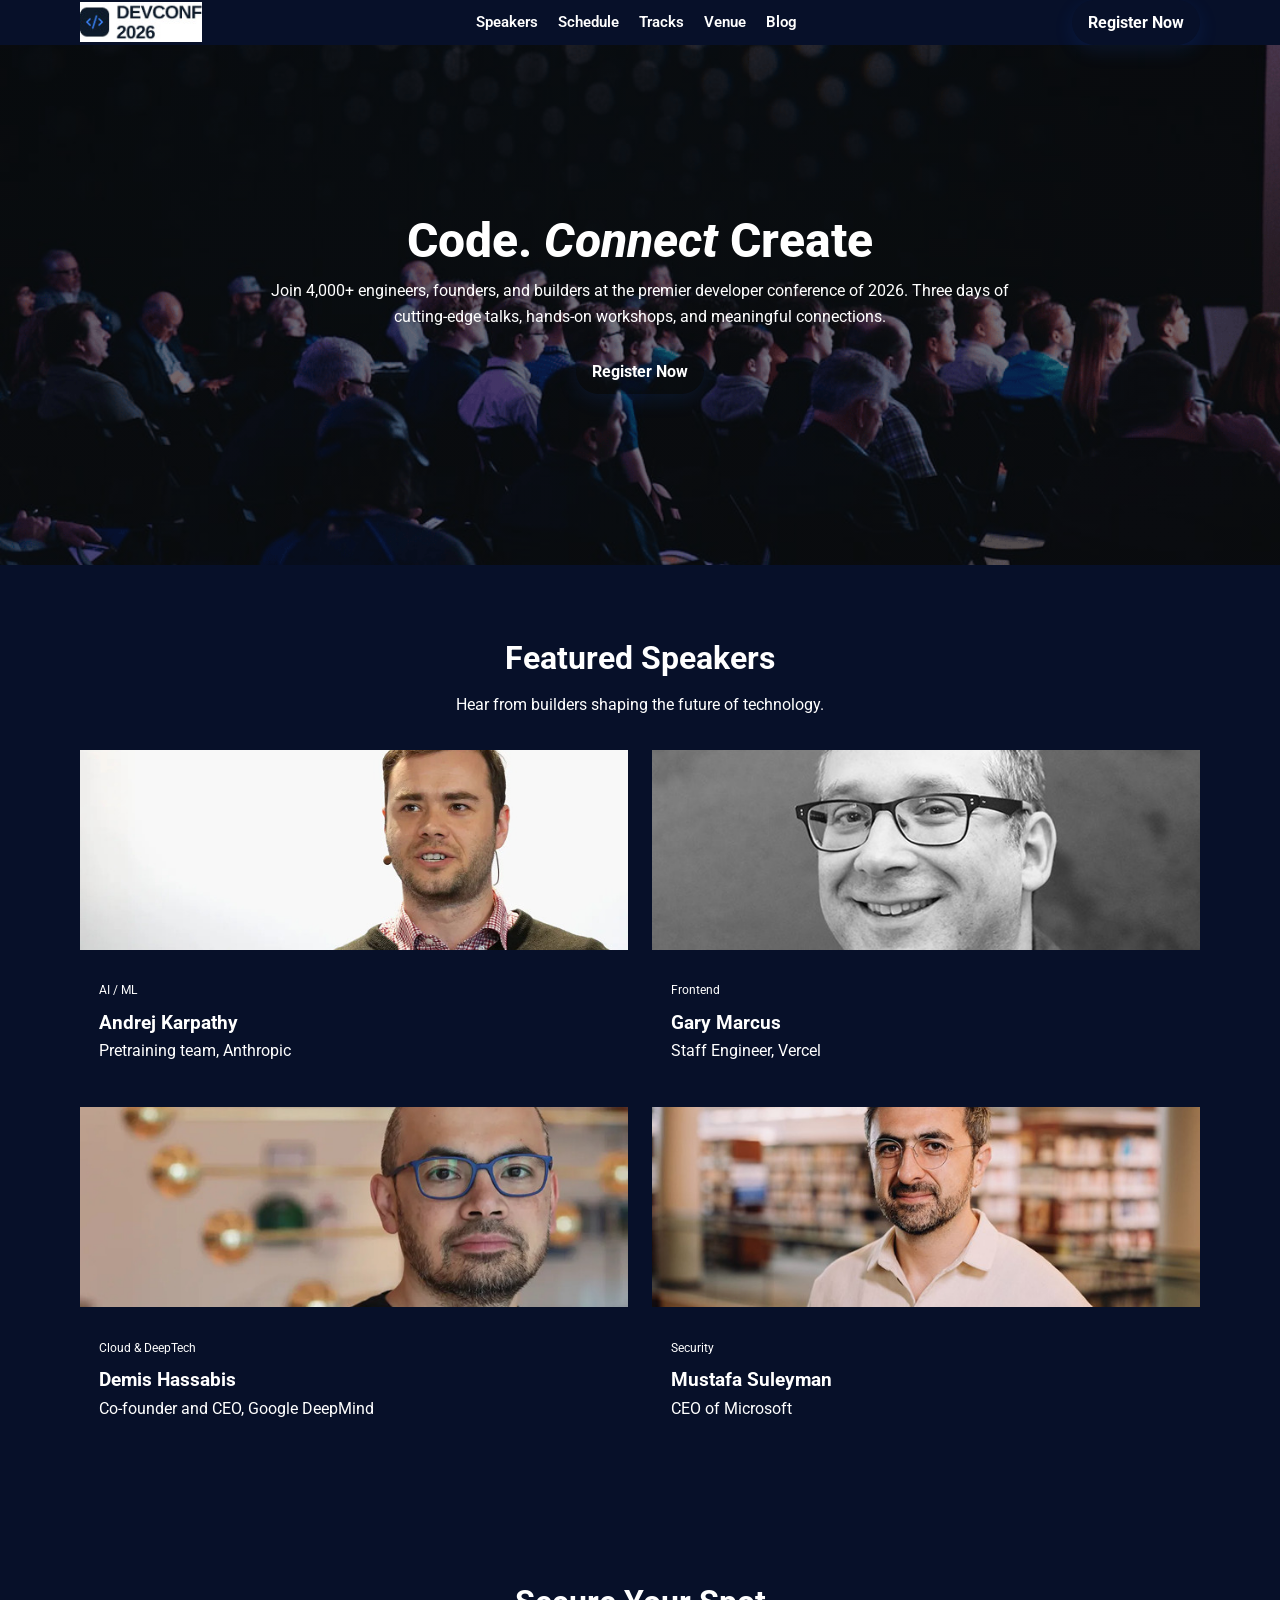
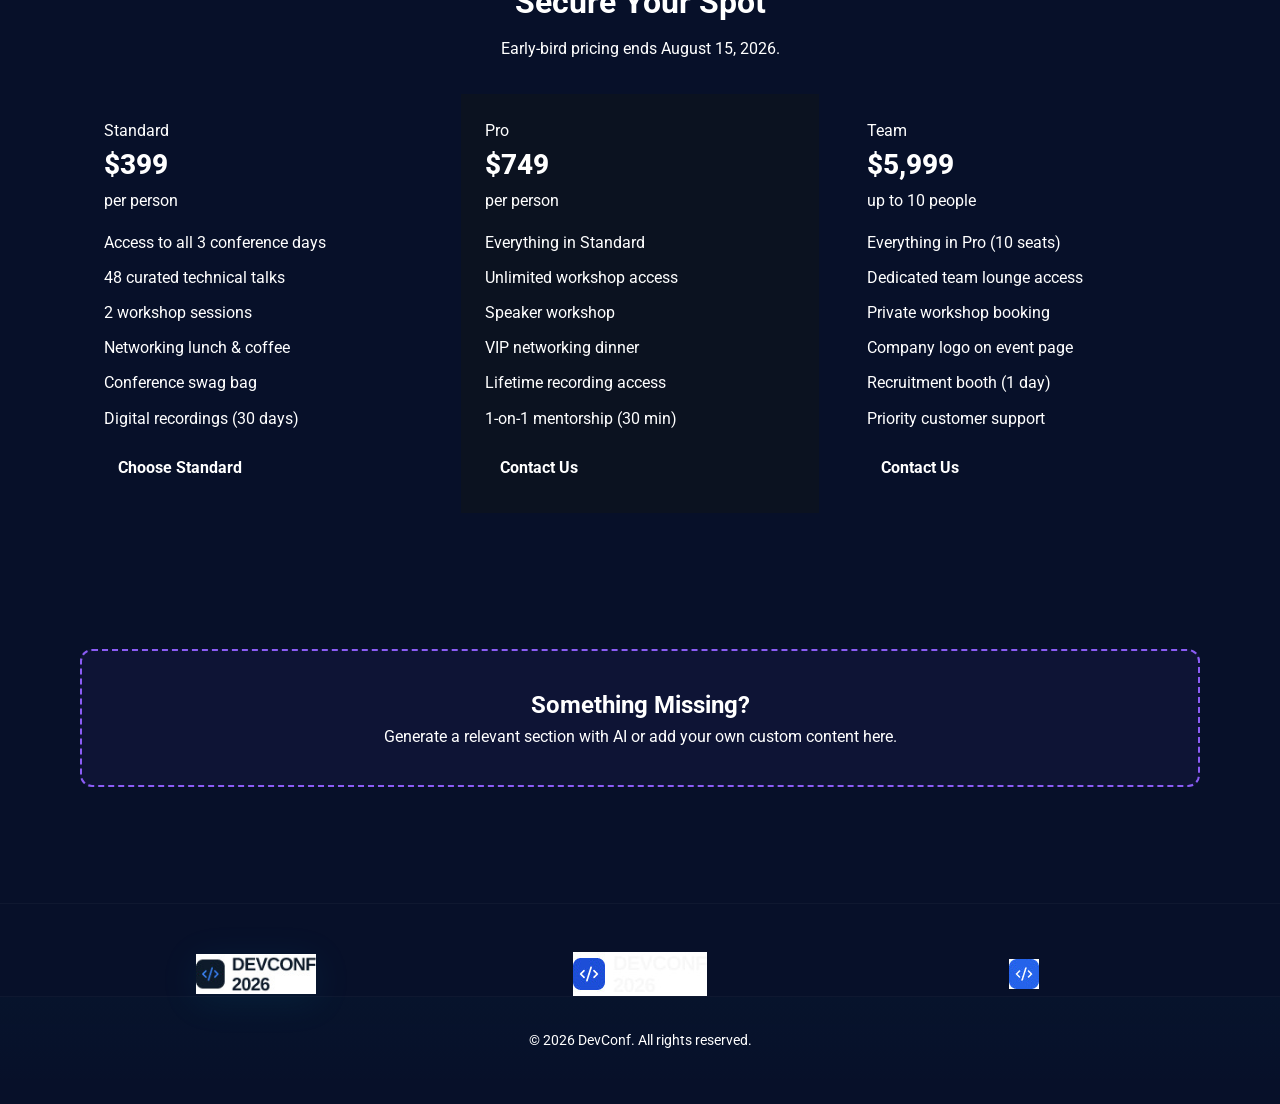
<file: index.html>
<!DOCTYPE html>
<html lang="en">
<head>
    <meta charset="UTF-8">
    <meta name="viewport" content="width=device-width, initial-scale=1.0">
    <title> | Code. Connect. Create.</title>
    <link rel="stylesheet" href="style.css">
    <link href="https://fonts.googleapis.com/css2?family=Roboto:wght@400;700&display=swap" rel="stylesheet">
</head>
<body>
    <header class="navbar">
        <div class="container nav-container">
            <div class="logo">
                <img src="images/logo.jpg" alt="DevConf Logo" class="logo-img">
            </div>
            <nav class="nav-links">
                <a href="#speakers">Speakers</a>
                <a href="#schedule">Schedule</a>
                <a href="#tracks">Tracks</a>
                <a href="#venue">Venue</a>
                <a href="#blog">Blog</a>
            </nav>
            <a href="#register" class="btn btn-primary">Register Now</a>
        </div>
    </header>

    <main>
        <section class="hero" style="background-image: url('images/banner.png'); background-size: cover; background-position: center;">
            <div class="hero-overlay"></div>
            <div class="container hero-content">
                <h1>Code. <em>Connect</em> Create</h1>
                <p>Join 4,000+ engineers, founders, and builders at the premier developer conference of 2026. Three days of cutting-edge talks, hands-on workshops, and meaningful connections.</p>
                <a href="#register" class="btn btn-primary btn-large">Register Now</a>
            </div>
        </section>

        <section id="speakers" class="speakers section-padding container">
            <h2 class="section-title">Featured Speakers</h2>
            <p class="section-subtitle">Hear from builders shaping the future of technology.</p>

            <div class="card-grid">
                <article class="card speaker-card">
                    <img src="images/andrej.jpg" alt="Andrej Karpathy">
                    <div class="card-content">
                        <span class="tag">AI / ML</span>
                        <h3>Andrej Karpathy</h3>
                        <p>Pretraining team, Anthropic</p>
                    </div>
                </article>

                <article class="card speaker-card">
                    <img src="images/gary - Copy.jpg" alt="Gary Marcus">
                    <div class="card-content">
                        <span class="tag">Frontend</span>
                        <h3>Gary Marcus</h3>
                        <p>Staff Engineer, Vercel</p>
                    </div>
                </article>

                <article class="card speaker-card">
                    <img src="images/demis.jpg" alt="Demis Hassabis">
                    <div class="card-content">
                        <span class="tag">Cloud & DeepTech</span>
                        <h3>Demis Hassabis</h3>
                        <p>Co-founder and CEO, Google DeepMind</p>
                    </div>
                </article>

                <article class="card speaker-card">
                    <img src="images/mustafa - Copy (2).jpg" alt="Mustafa Suleyman">
                    <div class="card-content">
                        <span class="tag">Security</span>
                        <h3>Mustafa Suleyman</h3>
                        <p>CEO of Microsoft</p>
                    </div>
                </article>
            </div>
        </section>

        <section id="pricing" class="pricing section-padding container">
            <h2 class="section-title">Secure Your Spot</h2>
            <p class="section-subtitle">Early-bird pricing ends August 15, 2026.</p>

            <div class="pricing-grid">
                <article class="card pricing-card">
                    <div class="tier-header">
                        <span class="tier-name">Standard</span>
                        <div class="price">$399</div>
                        <span class="per-person">per person</span>
                    </div>

                    <ul class="features">
                        <li>Access to all 3 conference days</li>
                        <li>48 curated technical talks</li>
                        <li>2 workshop sessions</li>
                        <li>Networking lunch & coffee</li>
                        <li>Conference swag bag</li>
                        <li>Digital recordings (30 days)</li>
                    </ul>
                    <a href="#" class="btn btn-outline">Choose Standard</a>
                </article>

                <article class="card pricing-card pro-tier">
                    <div class="tier-header">
                        <span class="tier-name">Pro</span>
                        <div class="price">$749</div>
                        <span class="per-person">per person</span>
                    </div>
                    <ul class="features">
                        <li>Everything in Standard</li>
                        <li>Unlimited workshop access</li>
                        <li>Speaker workshop</li>
                        <li>VIP networking dinner</li>
                        <li>Lifetime recording access</li>
                        <li>1-on-1 mentorship (30 min)</li>
                    </ul>
                    <a href="#" class="btn btn-outline">Contact Us</a>
                </article>

                <article class="card pricing-card">
                    <div class="tier-header">
                        <span class="tier-name">Team</span>
                        <div class="price">$5,999</div>
                        <span class="per-person">up to 10 people</span>
                    </div>

                    <ul class="features">
                        <li>Everything in Pro (10 seats)</li>
                        <li>Dedicated team lounge access</li>
                        <li>Private workshop booking</li>
                        <li>Company logo on event page</li>
                        <li>Recruitment booth (1 day)</li>
                        <li>Priority customer support</li>
                    </ul>
                    <a href="#" class="btn btn-outline">Contact Us</a>
                </article>
            </div>
        </section>

        <section id="register" class="ai-placeholder container section-padding">
            <div class="ai-box">
                <h2>Something Missing?</h2>
                <p>Generate a relevant section with AI or add your own custom content here.</p>
            </div>
        </section>
    </main>

    <footer class="footer">
        <div class="container footer-content">
            <div class="footer-section">
                <img src="images/logo.jpg" alt="DevConf Logo" class="footer-logo">
            </div>
            <div class="footer-section">
                <img src="images/footer-logo.jpg" alt="Footer Logo" class="footer-logo-large">
            </div>
            <div class="footer-section">
                <img src="images/logo-mini.jpg" alt="Mini Logo" class="footer-logo-mini">
            </div>
        </div>
        <div class="footer-bottom">
            <p>&copy; 2026 DevConf. All rights reserved.</p>
        </div>
    </footer>
</body>
</html>
</file>
<file: style.css>
:root {
  --bg: #071029;
  --surface: rgba(17, 24, 39, 0.75);
  :root {
    --bg: #ffffff;
    --container: #ffffff;
    --text: #ffffff; /* primary site text set to white */
    --muted: #6b7280;
    --accent: #2563eb; /* blue */
    --accent-2: #0ea5a4;
    --card: #ffffff;
    --card-border: rgba(15, 23, 42, 0.06);
    --shadow: 0 10px 30px rgba(16,24,40,0.08);
    --radius: 12px;
  }

  * {
    box-sizing: border-box;
    margin: 0;
    padding: 0;
  }

  body {
    font-family: 'Roboto', sans-serif;
    background: var(--bg);
    color: var(--text);
    line-height: 1.6;
  }

  .container {
    width: min(1120px, 92%);
    margin: 0 auto;
  }

  .navbar {
    background: var(--container);
    position: sticky;
    top: 0;
    z-index: 50;
    border-bottom: 1px solid var(--card-border);
  }

  .nav-container {
    display: grid;
    grid-template-columns: auto 1fr auto;
    align-items: center;
    gap: 1rem;
  }

  .logo {
    display: flex;
    align-items: center;
  }

  .logo-img {
    max-height: 40px;
    width: auto;
  }

  .nav-links {
    display: flex;
    justify-content: center;
    gap: 1.25rem;
  }

  .nav-links a {
    color: var(--muted);
    text-decoration: none;
    font-weight: 600;
    font-size: 0.95rem;
  }

  .nav-links a:hover {
    color: var(--text);
  }

  .btn {
    display: inline-block;
    padding: 0.5rem 0.9rem;
    border-radius: 999px;
    text-decoration: none;
    font-weight: 700;
  }

  .btn-primary {
    background: var(--accent);
    color: #fff;
    padding: 0.6rem 1rem;
    box-shadow: 0 6px 20px rgba(37,99,235,0.12);
  }

  .btn-outline {
    background: transparent;
    border: 1px solid var(--card-border);
    color: var(--muted);
  }

  .hero {
    min-height: 520px;
    display: flex;
    align-items: center;
    position: relative;
    background-size: cover;
    background-position: center;
  }

  .hero-overlay {
    position: absolute;
    inset: 0;
    background: linear-gradient(180deg, rgba(7,10,14,0.6), rgba(7,10,14,0.5));
  }

  .hero-content {
    position: relative;
    max-width: 900px;
    margin: 0 auto;
    text-align: center;
    color: #fff;
  }

  .hero h1 {
    font-size: 48px;
    line-height: 1.05;
    margin-bottom: 0.75rem;
    font-weight: 800;
  }

  .hero h1 em { font-style: italic; }

  .hero p {
    max-width: 740px;
    margin: 0 auto 1.25rem;
    color: rgba(255,255,255,0.9);
  }

  .section-padding {
    padding: 4.25rem 0;
  }

  .section-title {
    text-align: center;
    font-size: 32px;
    margin-bottom: 0.5rem;
  }

  .section-subtitle {
    text-align: center;
    color: var(--muted);
    margin-bottom: 2rem;
  }

  .card-grid,
  .pricing-grid {
    display: grid;
    gap: 1.5rem;
    grid-template-columns: repeat(2, 1fr);
  }

  .card {
    background: var(--card);
    border: 1px solid var(--card-border);
    border-radius: var(--radius);
    overflow: hidden;
    box-shadow: var(--shadow);
  }

  .speaker-card img { width:100%; height:200px; object-fit:cover }

  .card-content { padding: 1.2rem }

  .tag { display:inline-block; color: var(--accent); font-size:0.75rem; margin-bottom:0.5rem }

  .pricing-grid { grid-template-columns: repeat(3, 1fr); align-items:start }

  .pricing-card { padding:1.5rem; background:var(--card); border-radius:var(--radius); border:1px solid var(--card-border) }

  .pricing-card.pro-tier { background: #0b1220; color:#fff; border-color: rgba(255,255,255,0.06) }

  .pricing-card .price { font-size:28px; font-weight:800 }

  .ai-placeholder .ai-box {
    border: 2px dashed #8b5cf6;
    background: rgba(139,92,246,0.06);
    color: #7c3aed;
    padding: 2.2rem;
    border-radius: 12px;
    text-align:center;
  }

  .footer { background: transparent; padding:3rem 0 1rem }

  .footer-content { display:grid; grid-template-columns: repeat(3,1fr); gap:2rem; align-items:center; justify-items:center }

  .footer-logo { max-width:120px }

  .footer-bottom { text-align:center; padding-top:2rem; color:var(--muted); font-size:0.9rem }

  @media (max-width:900px){
    .card-grid{ grid-template-columns: 1fr }
    .pricing-grid{ grid-template-columns: 1fr }
    .nav-container{ grid-template-columns: 1fr }
    .nav-links{ justify-content: center }
  }
}

.card {
  background: linear-gradient(180deg, rgba(255,255,255,0.02), rgba(255,255,255,0.01));
  border: 1px solid rgba(255,255,255,0.03);
  border-radius: var(--radius);
  overflow: hidden;
  transition: transform 0.22s ease, border-color 0.22s ease, box-shadow 0.22s ease;
}

.card:hover {
  transform: translateY(-6px) scale(1.01);
  border-color: rgba(6,182,212,0.6);
  box-shadow: 0 18px 40px rgba(2, 6, 23, 0.6);
}

/* third/fourth subtle tweak: image and card focus animations */
.card img,
.speaker-card img {
  transition: transform 0.45s cubic-bezier(.2,.9,.3,1), filter 0.35s ease;
}

.card:hover img,
.speaker-card img:hover {
  transform: scale(1.03);
  filter: saturate(1.06) contrast(1.02);
}

.card:focus-within {
  transform: translateY(-6px) scale(1.01);
  box-shadow: 0 22px 48px rgba(6,182,212,0.12);
  border-color: rgba(6,182,212,0.32);
}

.speaker-card img {
  width: 100%;
  height: 200px;
  object-fit: cover;
}

.card-content {
  padding: 1.25rem;
}

.tag {
  display: inline-block;
  color: var(--text);
  font-size: 0.85rem;
  margin-bottom: 0.5rem;
}

.pricing-card {
  padding: 1.5rem;
}

.tier-header {
  margin-bottom: 1rem;
}

.price {
  font-size: 2rem;
  font-weight: 700;
  color: var(--text);
}

.features {
  list-style: none;
  margin-bottom: 1rem;
}

.features li {
  margin-bottom: 0.6rem;
  color: var(--text);
}

.pro-tier {
  border: 1px solid rgba(245,158,11,0.12);
  box-shadow: 0 6px 18px rgba(245,158,11,0.06);
}

.ai-box {
  background: linear-gradient(90deg, rgba(29,78,216,0.9), rgba(124,58,237,0.9));
  padding: 2rem;
  border-radius: 12px;
}

.footer {
  background: linear-gradient(180deg, rgba(2,6,23,0.4), rgba(2,6,23,0.6));
  border-top: 1px solid rgba(255,255,255,0.03);
  padding: 3rem 0 1rem;
  margin-top: 3rem;
}

.footer-content {
  display: grid;
  grid-template-columns: repeat(auto-fit, minmax(150px, 1fr));
  gap: 2rem;
  margin-bottom: 2rem;
  align-items: center;
  justify-items: center;
}

.footer-section {
  display: flex;
  justify-content: center;
}

.footer-logo {
  max-width: 120px;
  height: auto;
}

.footer-logo {
  filter: drop-shadow(0 6px 18px rgba(6,182,212,0.08));
  transition: transform 0.22s ease, filter 0.22s ease;
}

.footer-logo:hover {
  transform: translateY(-6px) scale(1.02);
  filter: drop-shadow(0 14px 30px rgba(6,182,212,0.14));
}

.footer-logo-large {
  max-width: 150px;
  height: auto;
}

.footer-logo-mini {
  max-width: 80px;
  height: auto;
}

.footer-bottom {
  text-align: center;
  padding-top: 2rem;
  border-top: 1px solid rgba(255,255,255,0.03);
  color: var(--text);
  font-size: 0.9rem;
  background: linear-gradient(180deg, rgba(6,182,212,0.02), transparent);
  padding: 1.25rem 0 2.25rem;
}

/* Make all visible text white, except the AI placeholder box which keeps its accent color */
body, body * {
  color: #ffffff !important;
}

.ai-box, .ai-placeholder .ai-box {
  color: #7c3aed !important;
  background: rgba(139,92,246,0.06) !important;
  border-color: #8b5cf6 !important;
}
</file>
